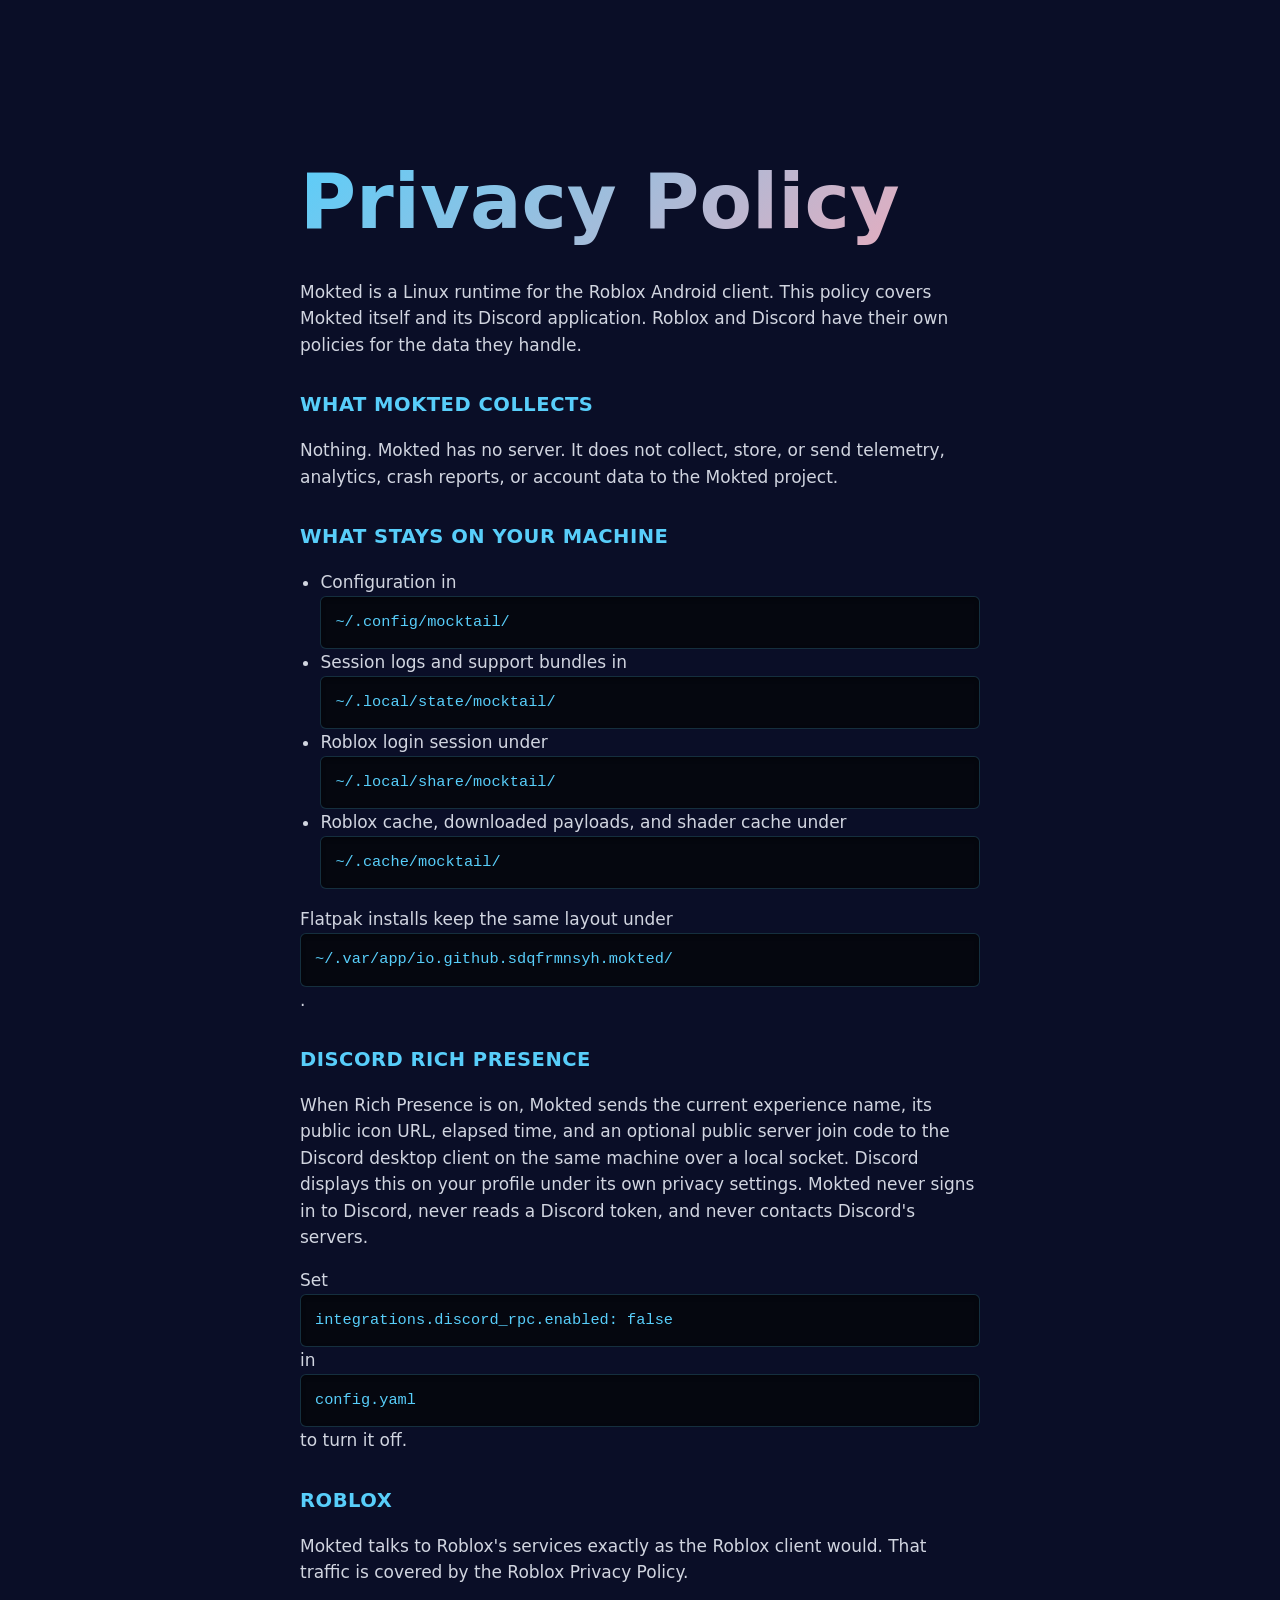
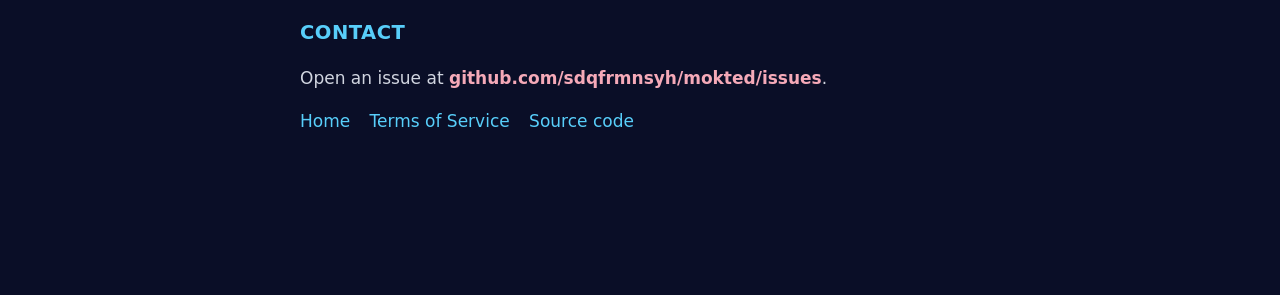
<file: site/privacy.html>
<!doctype html>
<html lang="en">
<head>
  <meta charset="utf-8">
  <meta name="viewport" content="width=device-width, initial-scale=1">
  <meta name="color-scheme" content="dark">
  <title>Mokted Privacy Policy</title>
  <link rel="icon" href="packaging/io.github.sdqfrmnsyh.mokted.svg" type="image/svg+xml">
  <link rel="stylesheet" href="styles.css">
</head>
<body><main>
  <h1>Privacy Policy</h1>
  <p>Mokted is a Linux runtime for the Roblox Android client. This policy covers Mokted itself and its Discord application. Roblox and Discord have their own policies for the data they handle.</p>

  <h2>What Mokted collects</h2>
  <p>Nothing. Mokted has no server. It does not collect, store, or send telemetry, analytics, crash reports, or account data to the Mokted project.</p>

  <h2>What stays on your machine</h2>
  <ul>
    <li>Configuration in <code>~/.config/mocktail/</code></li>
    <li>Session logs and support bundles in <code>~/.local/state/mocktail/</code></li>
    <li>Roblox login session under <code>~/.local/share/mocktail/</code></li>
    <li>Roblox cache, downloaded payloads, and shader cache under <code>~/.cache/mocktail/</code></li>
  </ul>
  <p>Flatpak installs keep the same layout under <code>~/.var/app/io.github.sdqfrmnsyh.mokted/</code>.</p>

  <h2>Discord Rich Presence</h2>
  <p>When Rich Presence is on, Mokted sends the current experience name, its public icon URL, elapsed time, and an optional public server join code to the Discord desktop client on the same machine over a local socket. Discord displays this on your profile under its own privacy settings. Mokted never signs in to Discord, never reads a Discord token, and never contacts Discord's servers.</p>
  <p>Set <code>integrations.discord_rpc.enabled: false</code> in <code>config.yaml</code> to turn it off.</p>

  <h2>Roblox</h2>
  <p>Mokted talks to Roblox's services exactly as the Roblox client would. That traffic is covered by the Roblox Privacy Policy.</p>

  <h2>Contact</h2>
  <p>Open an issue at <a class="source" href="https://github.com/sdqfrmnsyh/mokted/issues">github.com/sdqfrmnsyh/mokted/issues</a>.</p>

  <p class="links">
    <a href="index.html">Home</a>
    <a href="terms.html">Terms of Service</a>
    <a href="https://github.com/sdqfrmnsyh/mokted">Source code</a>
  </p>
</main></body>
</html>
</file>
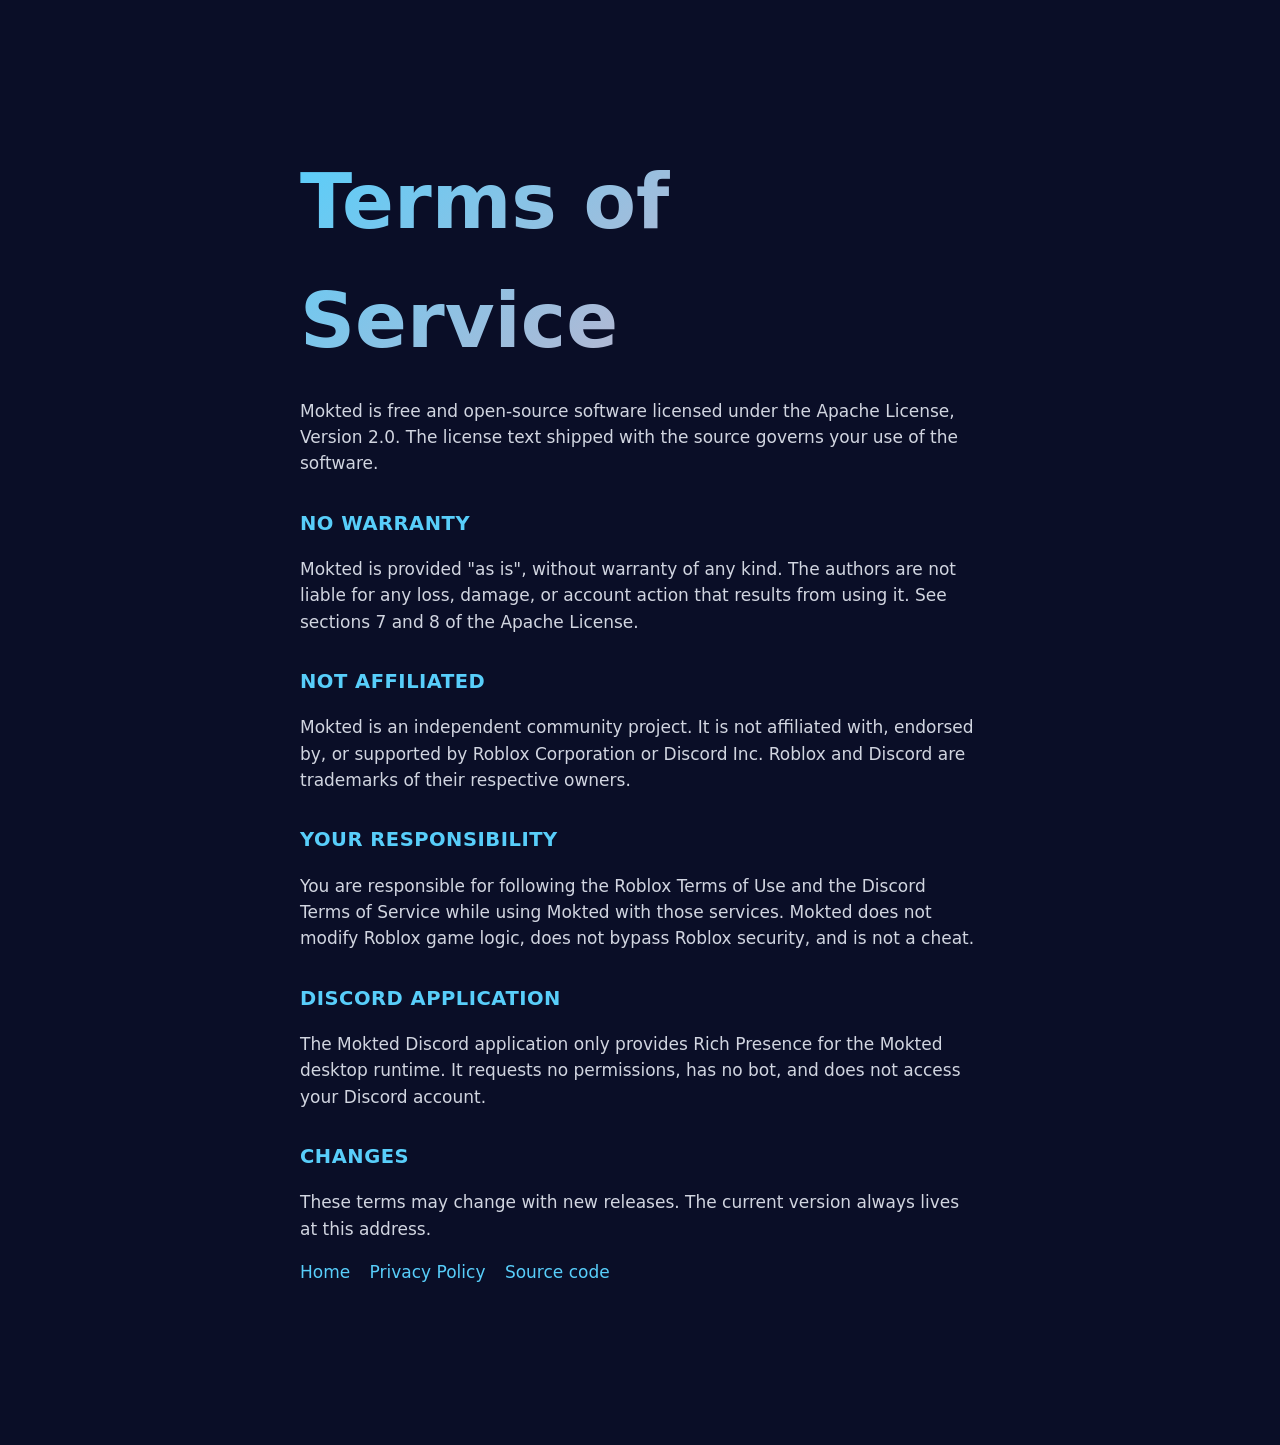
<file: site/terms.html>
<!doctype html>
<html lang="en">
<head>
  <meta charset="utf-8">
  <meta name="viewport" content="width=device-width, initial-scale=1">
  <meta name="color-scheme" content="dark">
  <title>Mokted Terms of Service</title>
  <link rel="icon" href="packaging/io.github.sdqfrmnsyh.mokted.svg" type="image/svg+xml">
  <link rel="stylesheet" href="styles.css">
</head>
<body><main>
  <h1>Terms of Service</h1>
  <p>Mokted is free and open-source software licensed under the Apache License, Version 2.0. The license text shipped with the source governs your use of the software.</p>

  <h2>No warranty</h2>
  <p>Mokted is provided "as is", without warranty of any kind. The authors are not liable for any loss, damage, or account action that results from using it. See sections 7 and 8 of the Apache License.</p>

  <h2>Not affiliated</h2>
  <p>Mokted is an independent community project. It is not affiliated with, endorsed by, or supported by Roblox Corporation or Discord Inc. Roblox and Discord are trademarks of their respective owners.</p>

  <h2>Your responsibility</h2>
  <p>You are responsible for following the Roblox Terms of Use and the Discord Terms of Service while using Mokted with those services. Mokted does not modify Roblox game logic, does not bypass Roblox security, and is not a cheat.</p>

  <h2>Discord application</h2>
  <p>The Mokted Discord application only provides Rich Presence for the Mokted desktop runtime. It requests no permissions, has no bot, and does not access your Discord account.</p>

  <h2>Changes</h2>
  <p>These terms may change with new releases. The current version always lives at this address.</p>

  <p class="links">
    <a href="index.html">Home</a>
    <a href="privacy.html">Privacy Policy</a>
    <a href="https://github.com/sdqfrmnsyh/mokted">Source code</a>
  </p>
</main></body>
</html>
</file>
<file: site/styles.css>
/* Modified by vii from komaruworld/mocktail. See README "About this fork". */

:root {
    font: 17px/1.55 system-ui, sans-serif;
    color-scheme: dark;
    --cyan: #58cefa;
    --pink: #f5a9b8;
    --dark-bg: #0a0e27;
    --darker-bg: #05070f;
}

body {
    margin: 0;
    background: var(--dark-bg);
    color: #f0f2f7;
    overflow-x: hidden;
}

main {
    max-width: 680px;
    margin: 12vh auto;
    padding: 32px;
}

img {
    width: 88px;
    height: 88px;
    filter: drop-shadow(0 0 20px rgba(88, 206, 250, 0.3));
    transition: filter 0.3s ease;
}

img:hover {
    filter: drop-shadow(0 0 30px rgba(88, 206, 250, 0.5));
}

h1 {
    margin: .2rem 0;
    font-size: clamp(2.5rem, 8vw, 4.5rem);
    background: linear-gradient(135deg, var(--cyan), var(--pink));
    -webkit-background-clip: text;
    -webkit-text-fill-color: transparent;
    background-clip: text;
    font-weight: 800;
}

h2 {
    margin: 32px 0 0;
    font-size: 1.15rem;
    color: var(--cyan);
    font-weight: 600;
    text-transform: uppercase;
    letter-spacing: 0.5px;
}

p,
li {
    color: #d1d5e0;
}

ul {
    padding-left: 1.2rem;
}

a.button {
    display: inline-block;
    margin: 16px 8px 16px 0;
    padding: 12px 18px;
    border-radius: 9px;
    background: var(--cyan);
    color: var(--darker-bg);
    font-weight: 700;
    text-decoration: none;
    transition: all 0.3s ease;
    box-shadow: 0 4px 15px rgba(88, 206, 250, 0.3);
    border: 2px solid var(--cyan);
}

a.button:hover {
    background: transparent;
    color: var(--cyan);
    box-shadow: 0 4px 20px rgba(88, 206, 250, 0.6);
    transform: translateY(-2px);
}

a.secondary {
    background: var(--pink);
    color: var(--darker-bg);
    box-shadow: 0 4px 15px rgba(245, 169, 184, 0.3);
    border-color: var(--pink);
}

a.secondary:hover {
    background: transparent;
    color: var(--pink);
    box-shadow: 0 4px 20px rgba(245, 169, 184, 0.6);
}

.commands {
    margin-top: 10px;
}

.commands p,
.download-label {
    margin: 14px 0 5px;
    color: var(--cyan);
    font-size: .82rem;
    font-weight: 700;
    letter-spacing: .04em;
    text-transform: uppercase;
}

code {
    display: block;
    padding: 14px;
    overflow-wrap: anywhere;
    border: 1px solid rgba(88, 206, 250, 0.2);
    border-radius: 6px;
    background: var(--darker-bg);
    white-space: pre-wrap;
    color: var(--cyan);
    font-family: 'Monaco', 'Menlo', 'Ubuntu Mono', monospace;
    font-size: 0.9rem;
    box-shadow: inset 0 2px 4px rgba(0, 0, 0, 0.3);
}

.links {
    margin: 10px 0 14px;
}

.links a {
    display: inline-block;
    margin: 0 14px 6px 0;
    color: var(--cyan);
    text-decoration: none;
    transition: all 0.3s ease;
    position: relative;
}

.links a::after {
    content: '';
    position: absolute;
    bottom: -2px;
    left: 0;
    width: 0;
    height: 2px;
    background: var(--pink);
    transition: width 0.3s ease;
}

.links a:hover::after {
    width: 100%;
}

.links a:hover {
    color: var(--pink);
}

a.source {
    color: var(--pink);
    text-decoration: none;
    font-weight: 600;
    transition: all 0.3s ease;
}

a.source:hover {
    color: var(--cyan);
}
</file>
